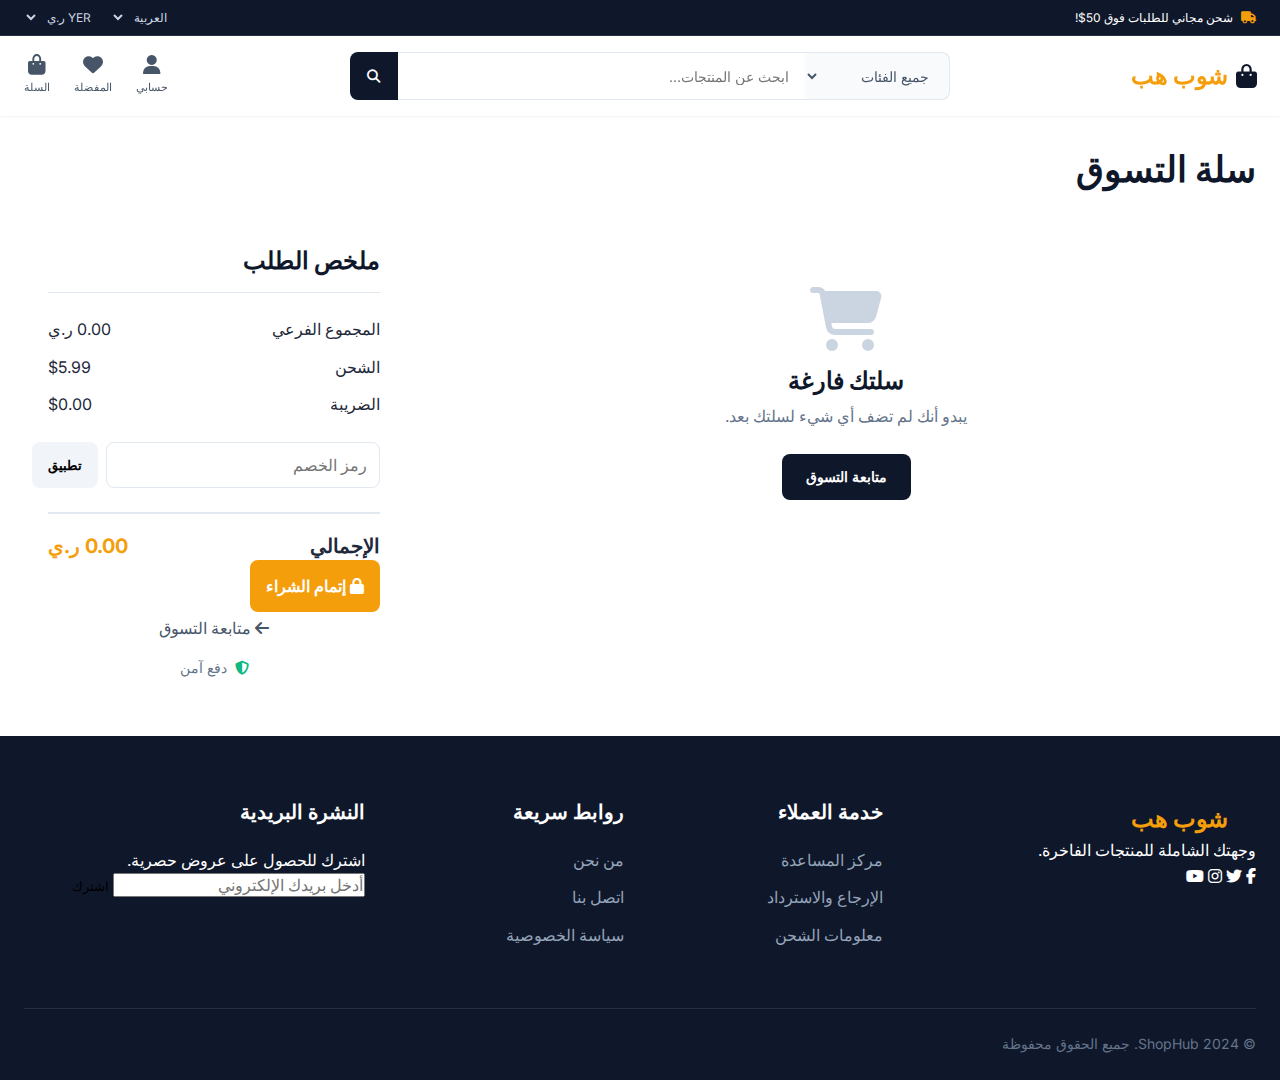
<file: cart.html>
<!DOCTYPE html>
<html lang="en" dir="ltr">

<head>
    <meta charset="UTF-8">
    <meta name="viewport" content="width=device-width, initial-scale=1.0">
    <meta name="description" content="Your shopping cart - Review your items and proceed to checkout.">
    <title>Shopping Cart - ShopHub</title>
    <link rel="preconnect" href="https://fonts.googleapis.com">
    <link rel="preconnect" href="https://fonts.gstatic.com" crossorigin>
    <link href="https://fonts.googleapis.com/css2?family=Inter:wght@300;400;500;600;700;800&display=swap"
        rel="stylesheet">
    <link rel="stylesheet" href="https://cdnjs.cloudflare.com/ajax/libs/font-awesome/6.4.0/css/all.min.css">
    <link rel="stylesheet" href="css/style.css">
    <style>
        .cart-page {
            padding: var(--spacing-8) 0;
            min-height: 60vh;
        }

        .cart-title {
            margin-bottom: var(--spacing-8);
        }

        .cart-layout {
            display: grid;
            grid-template-columns: 1fr 380px;
            gap: var(--spacing-8);
            align-items: start;
        }

        .cart-items {
            background: var(--color-white);
            border-radius: var(--radius-lg);
            overflow: hidden;
        }

        .cart-header {
            display: grid;
            grid-template-columns: 2fr 1fr 1fr 1fr auto;
            gap: var(--spacing-4);
            padding: var(--spacing-4) var(--spacing-6);
            background: var(--color-gray-50);
            font-weight: 600;
            font-size: var(--font-size-sm);
            color: var(--color-gray-600);
        }

        .cart-item {
            display: grid;
            grid-template-columns: 2fr 1fr 1fr 1fr auto;
            gap: var(--spacing-4);
            padding: var(--spacing-6);
            border-bottom: 1px solid var(--color-gray-100);
            align-items: center;
        }

        .cart-item:last-child {
            border-bottom: none;
        }

        .cart-item-info {
            display: flex;
            gap: var(--spacing-4);
            align-items: center;
        }

        .cart-item-image {
            width: 100px;
            height: 100px;
            border-radius: var(--radius-md);
            overflow: hidden;
            background: var(--color-gray-100);
            flex-shrink: 0;
        }

        .cart-item-image img {
            width: 100%;
            height: 100%;
            object-fit: cover;
        }

        .cart-item-details h4 {
            font-size: var(--font-size-base);
            margin-bottom: var(--spacing-1);
        }

        .cart-item-details h4 a:hover {
            color: var(--color-accent);
        }

        .cart-item-variant {
            font-size: var(--font-size-sm);
            color: var(--color-gray-500);
        }

        .cart-item-price {
            font-weight: 600;
            color: var(--color-primary);
        }

        .cart-item-quantity {
            display: flex;
            align-items: center;
            border: 1px solid var(--color-gray-200);
            border-radius: var(--radius-md);
            width: fit-content;
        }

        .cart-item-quantity button {
            width: 32px;
            height: 32px;
            display: flex;
            align-items: center;
            justify-content: center;
            background: transparent;
            color: var(--color-gray-600);
            transition: all var(--transition-fast);
        }

        .cart-item-quantity button:hover {
            background: var(--color-gray-100);
        }

        .cart-item-quantity span {
            width: 40px;
            text-align: center;
            font-weight: 600;
            border-left: 1px solid var(--color-gray-200);
            border-right: 1px solid var(--color-gray-200);
            padding: var(--spacing-2) 0;
        }

        .cart-item-subtotal {
            font-weight: 700;
            font-size: var(--font-size-lg);
            color: var(--color-primary);
        }

        .cart-item-remove {
            width: 36px;
            height: 36px;
            display: flex;
            align-items: center;
            justify-content: center;
            color: var(--color-gray-400);
            border-radius: 50%;
            transition: all var(--transition-fast);
        }

        .cart-item-remove:hover {
            background: var(--color-danger);
            color: var(--color-white);
        }

        .cart-empty {
            text-align: center;
            padding: var(--spacing-16);
        }

        .cart-empty i {
            font-size: 4rem;
            color: var(--color-gray-300);
            margin-bottom: var(--spacing-4);
        }

        .cart-empty h3 {
            margin-bottom: var(--spacing-2);
        }

        .cart-empty p {
            color: var(--color-gray-500);
            margin-bottom: var(--spacing-6);
        }

        .cart-summary {
            background: var(--color-white);
            border-radius: var(--radius-lg);
            padding: var(--spacing-6);
            position: sticky;
            top: 100px;
        }

        .cart-summary h3 {
            margin-bottom: var(--spacing-6);
            padding-bottom: var(--spacing-4);
            border-bottom: 1px solid var(--color-gray-200);
        }

        .summary-row {
            display: flex;
            justify-content: space-between;
            margin-bottom: var(--spacing-3);
            font-size: var(--font-size-base);
        }

        .summary-row.total {
            margin-top: var(--spacing-4);
            padding-top: var(--spacing-4);
            border-top: 2px solid var(--color-gray-200);
            font-size: var(--font-size-xl);
            font-weight: 700;
        }

        .summary-row.total span:last-child {
            color: var(--color-accent);
        }

        .coupon-form {
            display: flex;
            gap: var(--spacing-2);
            margin: var(--spacing-6) 0;
        }

        .coupon-form input {
            flex: 1;
            padding: var(--spacing-3);
            border: 1px solid var(--color-gray-200);
            border-radius: var(--radius-md);
        }

        .coupon-form button {
            padding: var(--spacing-3) var(--spacing-4);
            background: var(--color-gray-100);
            border-radius: var(--radius-md);
            font-weight: 600;
            transition: all var(--transition-fast);
        }

        .coupon-form button:hover {
            background: var(--color-gray-200);
        }

        .checkout-btn {
            width: 100%;
            padding: var(--spacing-4);
            background: var(--color-accent);
            color: var(--color-white);
            border-radius: var(--radius-md);
            font-size: var(--font-size-base);
            font-weight: 700;
            transition: all var(--transition-fast);
        }

        .checkout-btn:hover {
            background: var(--color-accent-hover);
            transform: translateY(-2px);
            box-shadow: var(--shadow-lg);
        }

        .continue-shopping {
            display: block;
            text-align: center;
            margin-top: var(--spacing-4);
            color: var(--color-gray-600);
        }

        .continue-shopping:hover {
            color: var(--color-accent);
        }

        .secure-checkout {
            display: flex;
            align-items: center;
            justify-content: center;
            gap: var(--spacing-2);
            margin-top: var(--spacing-4);
            font-size: var(--font-size-sm);
            color: var(--color-gray-500);
        }

        .secure-checkout i {
            color: var(--color-success);
        }

        @media (max-width: 1024px) {
            .cart-layout {
                grid-template-columns: 1fr;
            }

            .cart-summary {
                position: static;
            }
        }

        @media (max-width: 768px) {
            .cart-header {
                display: none;
            }

            .cart-item {
                grid-template-columns: 1fr;
                gap: var(--spacing-3);
            }

            .cart-item-info {
                flex-direction: column;
                text-align: center;
            }

            .cart-item-image {
                width: 120px;
                height: 120px;
            }

            .cart-item-price,
            .cart-item-subtotal {
                text-align: center;
            }

            .cart-item-quantity {
                margin: 0 auto;
            }
        }
    </style>
</head>

<body>
    <!-- Top Bar -->
    <div class="top-bar">
        <div class="container">
            <div class="top-bar-promo"><i class="fas fa-truck"></i><span data-translate="free_shipping">Free Shipping
                    on orders over $50!</span></div>
            <div class="top-bar-actions">
                <select id="language-select" aria-label="Language">
                    <option value="en">English</option>
                    <option value="ar">العربية</option>
                </select>
                <select id="currency-select" aria-label="Currency">
                    <option value="USD">USD $</option>
                    <option value="SAR">SAR ر.س</option>
                    <option value="YER">YER ر.ي</option>
                </select>
            </div>
        </div>
    </div>

    <!-- Header -->
    <header class="header">
        <div class="container">
            <a href="index.html" class="logo"><i class="fas fa-shopping-bag"></i> <span
                    data-translate="site_name">ShopHub</span></a>
            <div class="search-bar">
                <select>
                    <option value="" data-translate="all_categories">All Categories</option>
                    <option value="electronics" data-translate="electronics">Electronics</option>
                    <option value="fashion" data-translate="fashion">Fashion</option>
                    <option value="home" data-translate="home_garden">Home & Garden</option>
                    <option value="beauty" data-translate="beauty">Beauty</option>
                    <option value="sports" data-translate="sports">Sports</option>
                </select>
                <input type="text" placeholder="Search for products..." data-translate-placeholder="search_placeholder">
                <button type="button"><i class="fas fa-search"></i></button>
                <div class="search-autocomplete"></div>
            </div>
            <div class="header-actions">
                <a href="dashboard.html" class="header-action" data-translate-title="account" title="Account">
                    <i class="fas fa-user"></i>
                    <span class="header-action-label" data-translate="account">Account</span>
                </a>
                <a href="dashboard.html#wishlist" class="header-action" data-translate-title="wishlist"
                    title="Wishlist">
                    <i class="fas fa-heart"></i>
                    <span class="badge wishlist-badge" style="display:none;">0</span>
                    <span class="header-action-label" data-translate="wishlist">Wishlist</span>
                </a>
                <a href="cart.html" class="header-action" data-translate-title="cart" title="Cart">
                    <i class="fas fa-shopping-bag"></i>
                    <span class="badge cart-badge" style="display:none;">0</span>
                    <span class="header-action-label" data-translate="cart">Cart</span>
                </a>
            </div>
            <button class="mobile-menu-toggle"><i class="fas fa-bars"></i></button>
        </div>
    </header>

    <!-- Cart Page -->
    <main class="cart-page">
        <div class="container">
            <h1 class="cart-title" data-translate="shopping_cart">Shopping Cart</h1>

            <div class="cart-layout">
                <!-- Cart Items -->
                <div class="cart-items-container">
                    <div class="cart-items">
                        <div class="cart-header">
                            <span data-translate="product">Product</span>
                            <span data-translate="price">Price</span>
                            <span data-translate="quantity">Quantity</span>
                            <span data-translate="subtotal">Subtotal</span>
                            <span></span>
                        </div>
                        <!-- Items will be rendered by JS -->
                    </div>
                </div>

                <!-- Cart Summary -->
                <div class="cart-summary">
                    <h3 data-translate="order_summary">Order Summary</h3>

                    <div class="summary-row">
                        <span data-translate="subtotal">Subtotal</span>
                        <span class="cart-subtotal-value">$0.00</span>
                    </div>
                    <div class="summary-row">
                        <span data-translate="shipping">Shipping</span>
                        <span>$5.99</span>
                    </div>
                    <div class="summary-row">
                        <span data-translate="tax">Tax (estimated)</span>
                        <span>$0.00</span>
                    </div>

                    <form class="coupon-form">
                        <input type="text" placeholder="Coupon code" data-translate-placeholder="coupon_code">
                        <button type="submit" data-translate="apply">Apply</button>
                    </form>

                    <div class="summary-row total">
                        <span data-translate="total">Total</span>
                        <span class="cart-total-value">$5.99</span>
                    </div>

                    <a href="checkout.html" class="checkout-btn"><i class="fas fa-lock"></i> <span
                            data-translate="proceed_checkout">Proceed to Checkout</span></a>
                    <a href="shop.html" class="continue-shopping"><i class="fas fa-arrow-left"></i> <span
                            data-translate="continue_shopping">Continue Shopping</span></a>

                    <div class="secure-checkout">
                        <i class="fas fa-shield-alt"></i>
                        <span data-translate="secure_checkout">Secure SSL Checkout</span>
                    </div>
                </div>
            </div>
        </div>
    </main>

    <!-- Footer -->
    <footer class="footer">
        <div class="container">
            <div class="footer-grid">
                <div class="footer-about">
                    <a href="index.html" class="logo"><i class="fas fa-shopping-bag"></i> <span
                            data-translate="site_name">ShopHub</span></a>
                    <p data-translate="your_one_stop">Your one-stop destination for premium products.</p>
                    <div class="footer-social">
                        <a href="#"><i class="fab fa-facebook-f"></i></a>
                        <a href="#"><i class="fab fa-twitter"></i></a>
                        <a href="#"><i class="fab fa-instagram"></i></a>
                        <a href="#"><i class="fab fa-youtube"></i></a>
                    </div>
                </div>
                <div class="footer-column">
                    <h4 data-translate="customer_service">Customer Service</h4>
                    <ul>
                        <li><a href="contact.html" data-translate="help_center">Help Center</a></li>
                        <li><a href="faq.html" data-translate="returns_refunds">Returns & Refunds</a></li>
                        <li><a href="faq.html" data-translate="shipping_info">Shipping Info</a></li>
                    </ul>
                </div>
                <div class="footer-column">
                    <h4 data-translate="quick_links">Quick Links</h4>
                    <ul>
                        <li><a href="about.html" data-translate="about_us">About Us</a></li>
                        <li><a href="contact.html" data-translate="contact_us">Contact Us</a></li>
                        <li><a href="#" data-translate="privacy_policy">Privacy Policy</a></li>
                    </ul>
                </div>
                <div class="footer-column footer-newsletter">
                    <h4 data-translate="newsletter">Newsletter</h4>
                    <p data-translate="newsletter_desc">Subscribe for exclusive deals.</p>
                    <form class="newsletter-form">
                        <input type="email" placeholder="Enter your email" data-translate-placeholder="enter_email"
                            required>
                        <button type="submit" data-translate="subscribe">Subscribe</button>
                    </form>
                </div>
            </div>
            <div class="footer-bottom">
                <p class="footer-copyright">&copy; 2024 ShopHub. <span data-translate="all_rights">All rights
                        reserved.</span></p>
            </div>
        </div>
    </footer>

    <script src="js/translations.js"></script>
    <script src="js/main.js"></script>
</body>

</html>
</file>
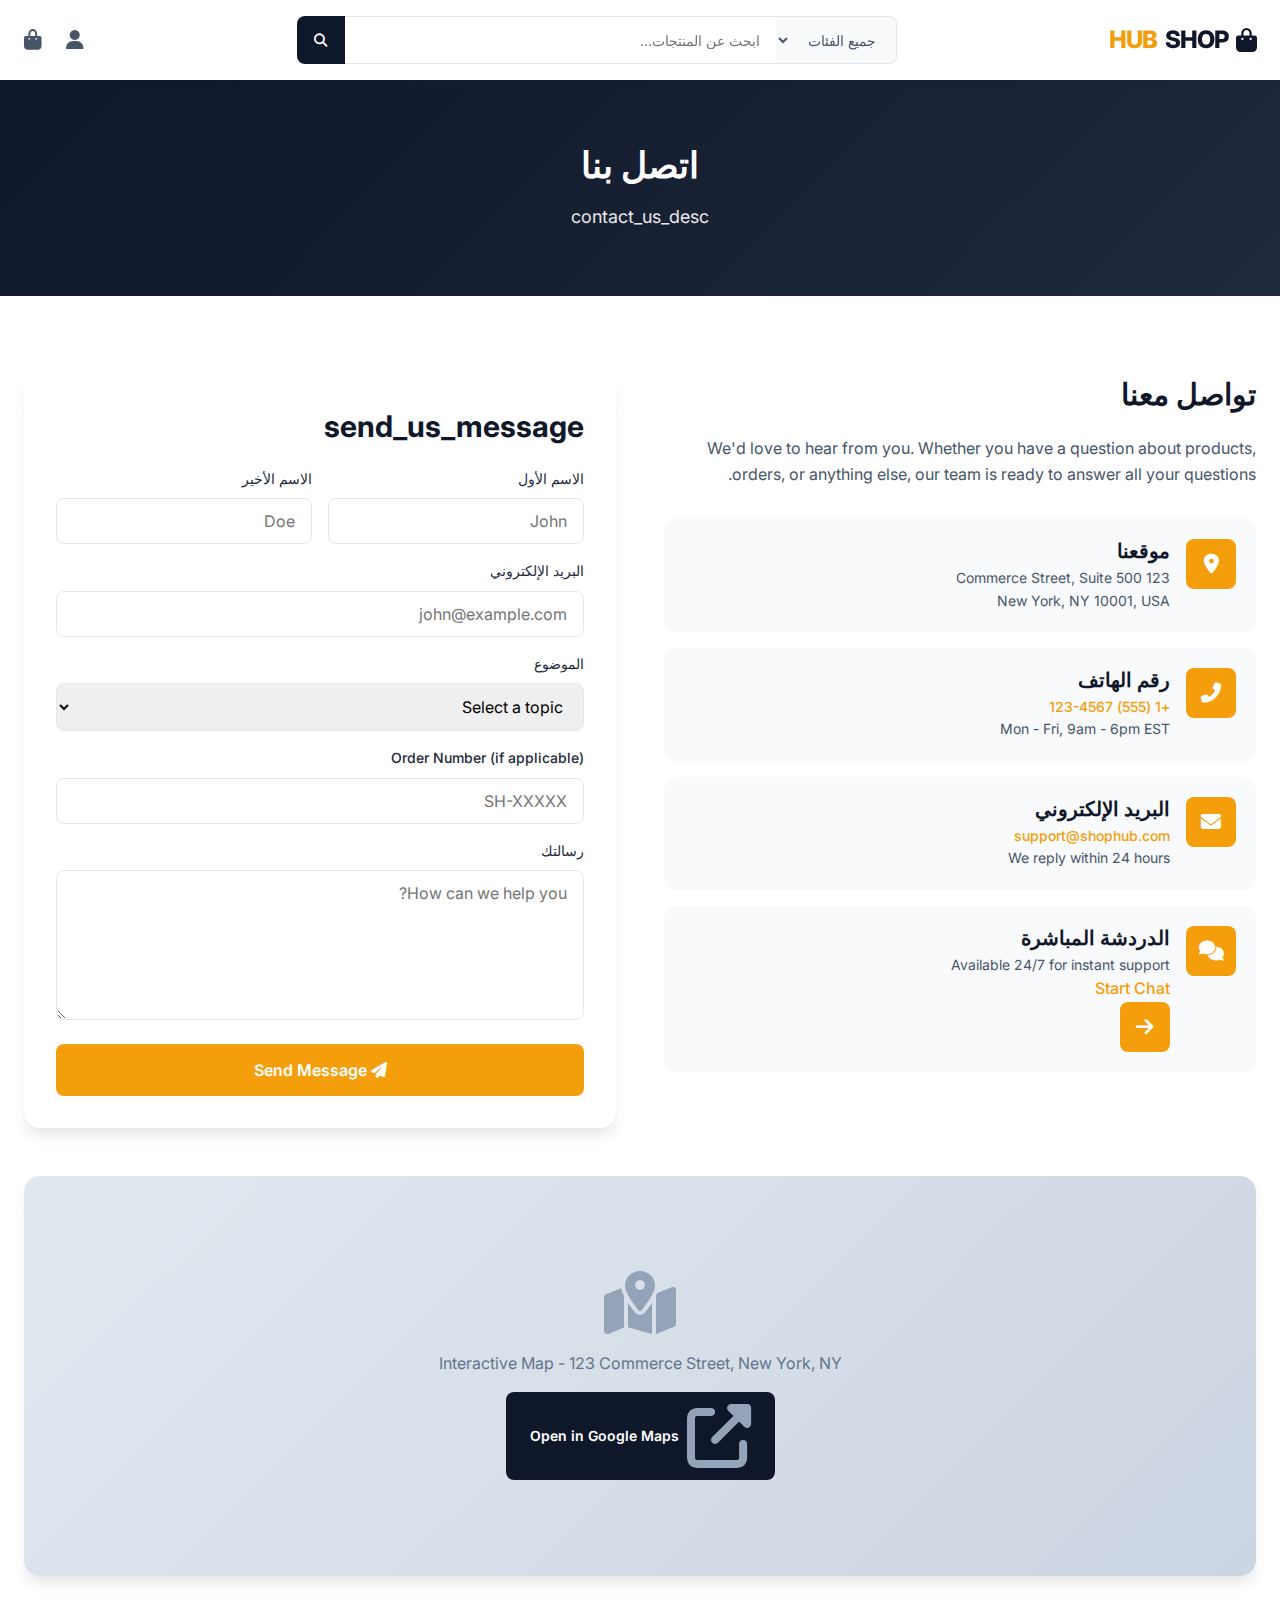
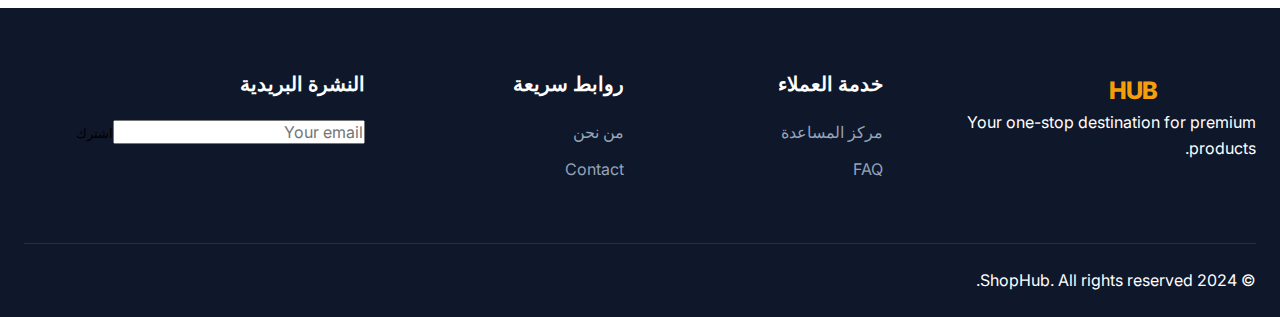
<file: contact.html>
<!DOCTYPE html>
<html lang="ar" dir="rtl">

<head>
    <meta charset="UTF-8">
    <meta name="viewport" content="width=device-width, initial-scale=1.0">
    <meta name="description" content="Contact ShopHub - We're here to help with any questions or concerns.">
    <title>Contact Us - ShopHub</title>
    <link rel="preconnect" href="https://fonts.googleapis.com">
    <link rel="preconnect" href="https://fonts.gstatic.com" crossorigin>
    <link href="https://fonts.googleapis.com/css2?family=Inter:wght@300;400;500;600;700;800&display=swap"
        rel="stylesheet">
    <link rel="stylesheet" href="https://cdnjs.cloudflare.com/ajax/libs/font-awesome/6.4.0/css/all.min.css">
    <link rel="stylesheet" href="css/style.css">
    <style>
        .contact-page {
            padding: var(--spacing-8) 0;
        }

        .page-hero {
            background: linear-gradient(135deg, var(--color-primary), var(--color-primary-light));
            color: white;
            padding: var(--spacing-16) 0;
            text-align: center;
            margin-bottom: var(--spacing-12);
        }

        .page-hero h1 {
            color: white;
            font-size: var(--font-size-4xl);
            margin-bottom: var(--spacing-4);
        }

        .page-hero p {
            font-size: var(--font-size-lg);
            opacity: 0.9;
            max-width: 600px;
            margin: 0 auto;
        }

        .contact-grid {
            display: grid;
            grid-template-columns: 1fr 1fr;
            gap: var(--spacing-12);
        }

        .contact-info h2 {
            margin-bottom: var(--spacing-6);
        }

        .contact-info p {
            color: var(--color-gray-600);
            margin-bottom: var(--spacing-8);
        }

        .contact-cards {
            display: flex;
            flex-direction: column;
            gap: var(--spacing-4);
        }

        .contact-card {
            display: flex;
            align-items: flex-start;
            gap: var(--spacing-4);
            padding: var(--spacing-5);
            background: var(--color-gray-50);
            border-radius: var(--radius-lg);
            transition: all var(--transition-fast);
        }

        .contact-card:hover {
            box-shadow: var(--shadow-md);
            transform: translateX(5px);
        }

        .contact-card i {
            width: 50px;
            height: 50px;
            background: var(--color-accent);
            color: white;
            border-radius: var(--radius-md);
            display: flex;
            align-items: center;
            justify-content: center;
            font-size: var(--font-size-xl);
            flex-shrink: 0;
        }

        .contact-card-content h4 {
            margin-bottom: var(--spacing-1);
        }

        .contact-card-content p {
            color: var(--color-gray-600);
            font-size: var(--font-size-sm);
            margin: 0;
        }

        .contact-card-content a {
            color: var(--color-accent);
            font-weight: 500;
        }

        .contact-form-wrapper {
            background: var(--color-white);
            border-radius: var(--radius-xl);
            padding: var(--spacing-8);
            box-shadow: var(--shadow-lg);
        }

        .contact-form-wrapper h2 {
            margin-bottom: var(--spacing-6);
        }

        .form-row {
            display: grid;
            grid-template-columns: 1fr 1fr;
            gap: var(--spacing-4);
        }

        .form-group {
            margin-bottom: var(--spacing-4);
        }

        .form-group label {
            display: block;
            font-weight: 500;
            margin-bottom: var(--spacing-2);
            font-size: var(--font-size-sm);
        }

        .form-group input,
        .form-group select,
        .form-group textarea {
            width: 100%;
            padding: var(--spacing-3) var(--spacing-4);
            border: 1px solid var(--color-gray-200);
            border-radius: var(--radius-md);
            font-size: var(--font-size-base);
            transition: all var(--transition-fast);
        }

        .form-group input:focus,
        .form-group select:focus,
        .form-group textarea:focus {
            border-color: var(--color-accent);
            outline: none;
            box-shadow: 0 0 0 3px rgba(255, 107, 53, 0.1);
        }

        .form-group textarea {
            min-height: 150px;
            resize: vertical;
        }

        .submit-btn {
            width: 100%;
            padding: var(--spacing-4);
            background: var(--color-accent);
            color: white;
            border-radius: var(--radius-md);
            font-weight: 600;
            font-size: var(--font-size-base);
            transition: all var(--transition-fast);
        }

        .submit-btn:hover {
            background: var(--color-accent-hover);
            transform: translateY(-2px);
            box-shadow: var(--shadow-lg);
        }

        .map-section {
            margin-top: var(--spacing-12);
            border-radius: var(--radius-xl);
            overflow: hidden;
            box-shadow: var(--shadow-lg);
        }

        .map-placeholder {
            height: 400px;
            background: linear-gradient(135deg, #e2e8f0, #cbd5e1);
            display: flex;
            align-items: center;
            justify-content: center;
            flex-direction: column;
            gap: var(--spacing-4);
            color: var(--color-gray-500);
        }

        .map-placeholder i {
            font-size: 4rem;
            color: var(--color-gray-400);
        }

        @media (max-width: 1024px) {
            .contact-grid {
                grid-template-columns: 1fr;
            }
        }

        @media (max-width: 768px) {
            .form-row {
                grid-template-columns: 1fr;
            }
        }
    </style>
</head>

<body>
    <!-- Header -->
    <header class="header">
        <div class="container">
            <a href="index.html" class="logo"><i class="fas fa-shopping-bag"></i> Shop<span
                    data-translate="hub">Hub</span></a>
            <div class="search-bar">
                <select>
                    <option value="" data-translate="all_categories">All Categories</option>
                </select>
                <input type="text" placeholder="Search..." data-translate-placeholder="search_placeholder">
                <button type="button"><i class="fas fa-search"></i></button>
            </div>
            <div class="header-actions">
                <a href="dashboard.html" class="header-action"><i class="fas fa-user"></i></a>
                <a href="cart.html" class="header-action"><i class="fas fa-shopping-bag"></i><span
                        class="badge cart-badge" style="display:none;">0</span></a>
            </div>
        </div>
    </header>

    <!-- Page Hero -->
    <section class="page-hero">
        <div class="container">
            <h1 data-translate="contact_us">Contact Us</h1>
            <p data-translate="contact_us_desc">Have questions or need assistance? We're here to help. Reach out to our
                team anytime.</p>
        </div>
    </section>

    <main class="contact-page">
        <div class="container">
            <div class="contact-grid">
                <!-- Contact Info -->
                <div class="contact-info">
                    <h2 data-translate="get_in_touch">Get in Touch</h2>
                    <p>We'd love to hear from you. Whether you have a question about products, orders, or anything else,
                        our team is ready to answer all your questions.</p>

                    <div class="contact-cards">
                        <div class="contact-card">
                            <i class="fas fa-map-marker-alt"></i>
                            <div class="contact-card-content">
                                <h4 data-translate="our_location">Our Location</h4>
                                <p>123 Commerce Street, Suite 500<br>New York, NY 10001, USA</p>
                            </div>
                        </div>
                        <div class="contact-card">
                            <i class="fas fa-phone-alt"></i>
                            <div class="contact-card-content">
                                <h4 data-translate="phone_number">Phone Number</h4>
                                <p><a href="tel:+15551234567">+1 (555) 123-4567</a></p>
                                <p>Mon - Fri, 9am - 6pm EST</p>
                            </div>
                        </div>
                        <div class="contact-card">
                            <i class="fas fa-envelope"></i>
                            <div class="contact-card-content">
                                <h4 data-translate="email_address">Email Address</h4>
                                <p><a href="mailto:support@shophub.com">support@shophub.com</a></p>
                                <p>We reply within 24 hours</p>
                            </div>
                        </div>
                        <div class="contact-card">
                            <i class="fas fa-comments"></i>
                            <div class="contact-card-content">
                                <h4 data-translate="live_chat">Live Chat</h4>
                                <p>Available 24/7 for instant support</p>
                                <a href="#">Start Chat <i class="fas fa-arrow-right"></i></a>
                            </div>
                        </div>
                    </div>
                </div>

                <!-- Contact Form -->
                <div class="contact-form-wrapper">
                    <h2 data-translate="send_us_message">Send us a Message</h2>
                    <form data-validate>
                        <div class="form-row">
                            <div class="form-group">
                                <label data-translate="first_name">First Name *</label>
                                <input type="text" name="firstName" required placeholder="John">
                            </div>
                            <div class="form-group">
                                <label data-translate="last_name">Last Name *</label>
                                <input type="text" name="lastName" required placeholder="Doe">
                            </div>
                        </div>
                        <div class="form-group">
                            <label data-translate="email_address">Email Address *</label>
                            <input type="email" name="email" required placeholder="john@example.com">
                        </div>
                        <div class="form-group">
                            <label data-translate="subject">Subject *</label>
                            <select name="subject" required>
                                <option value="">Select a topic</option>
                                <option value="order">Order Inquiry</option>
                                <option value="product">Product Question</option>
                                <option value="return">Returns & Refunds</option>
                                <option value="shipping">Shipping Information</option>
                                <option value="other">Other</option>
                            </select>
                        </div>
                        <div class="form-group">
                            <label>Order Number (if applicable)</label>
                            <input type="text" name="orderNumber" placeholder="SH-XXXXX">
                        </div>
                        <div class="form-group">
                            <label data-translate="your_message">Your Message *</label>
                            <textarea name="message" required placeholder="How can we help you?"></textarea>
                        </div>
                        <button type="submit" class="submit-btn"><i class="fas fa-paper-plane"></i> Send
                            Message</button>
                    </form>
                </div>
            </div>

            <!-- Map Section -->
            <div class="map-section">
                <div class="map-placeholder">
                    <i class="fas fa-map-marked-alt"></i>
                    <p>Interactive Map - 123 Commerce Street, New York, NY</p>
                    <a href="https://maps.google.com" target="_blank" class="btn btn-primary btn-sm"><i
                            class="fas fa-external-link-alt"></i> Open in Google Maps</a>
                </div>
            </div>
        </div>
    </main>

    <!-- Footer -->
    <footer class="footer">
        <div class="container">
            <div class="footer-grid">
                <div class="footer-about">
                    <a href="index.html" class="logo"><i class="fas fa-shopping-bag"></i> Shop<span>Hub</span></a>
                    <p>Your one-stop destination for premium products.</p>
                </div>
                <div class="footer-column">
                    <h4 data-translate="customer_service">Customer Service</h4>
                    <ul>
                        <li><a href="contact.html" data-translate="help_center">Help Center</a></li>
                        <li><a href="faq.html">FAQ</a></li>
                    </ul>
                </div>
                <div class="footer-column">
                    <h4 data-translate="quick_links">Quick Links</h4>
                    <ul>
                        <li><a href="about.html" data-translate="about_us">About Us</a></li>
                        <li><a href="contact.html">Contact</a></li>
                    </ul>
                </div>
                <div class="footer-column">
                    <h4 data-translate="newsletter">Newsletter</h4>
                    <form class="newsletter-form"><input type="email" placeholder="Your email"><button
                            data-translate="subscribe">Subscribe</button></form>
                </div>
            </div>
            <div class="footer-bottom">
                <p>&copy; 2024 ShopHub. All rights reserved.</p>
            </div>
        </div>
    </footer>

    <script src="js/translations.js"></script>
    <script src="js/main.js"></script>
</body>

</html>
</file>
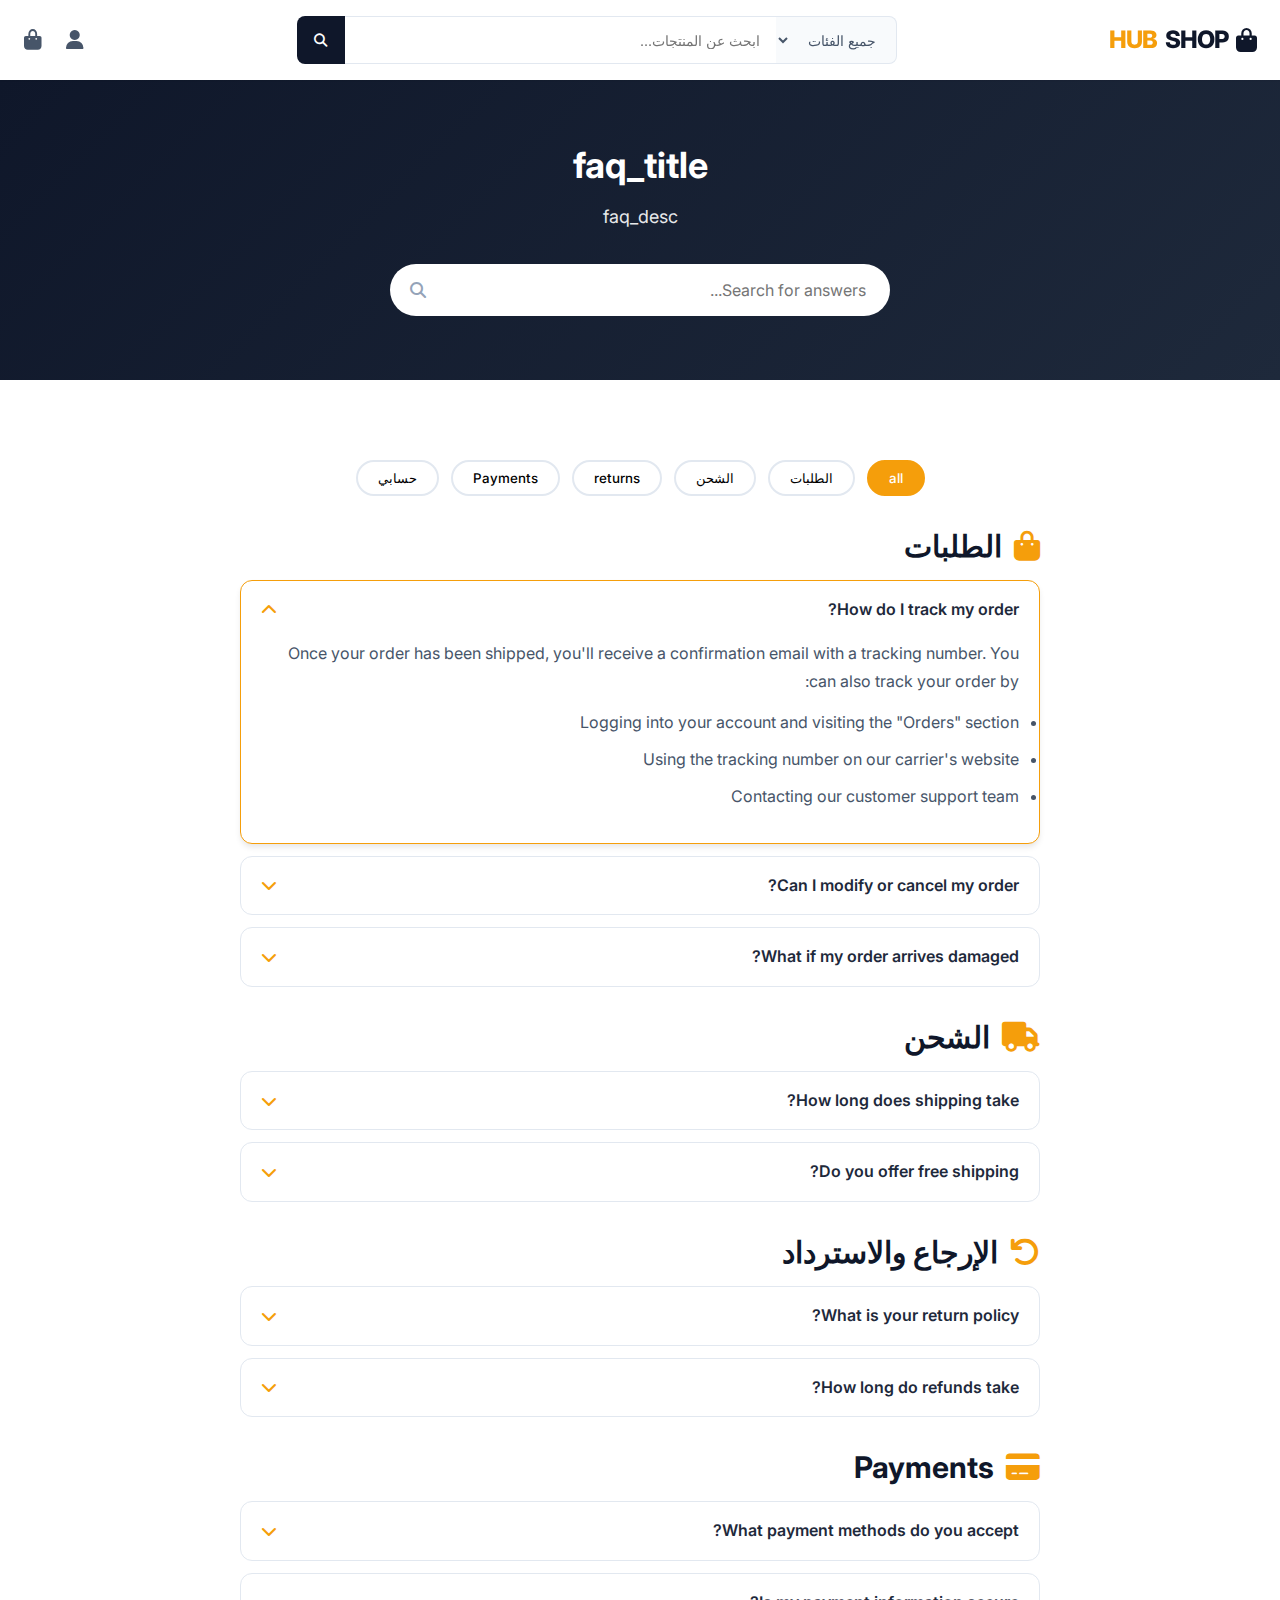
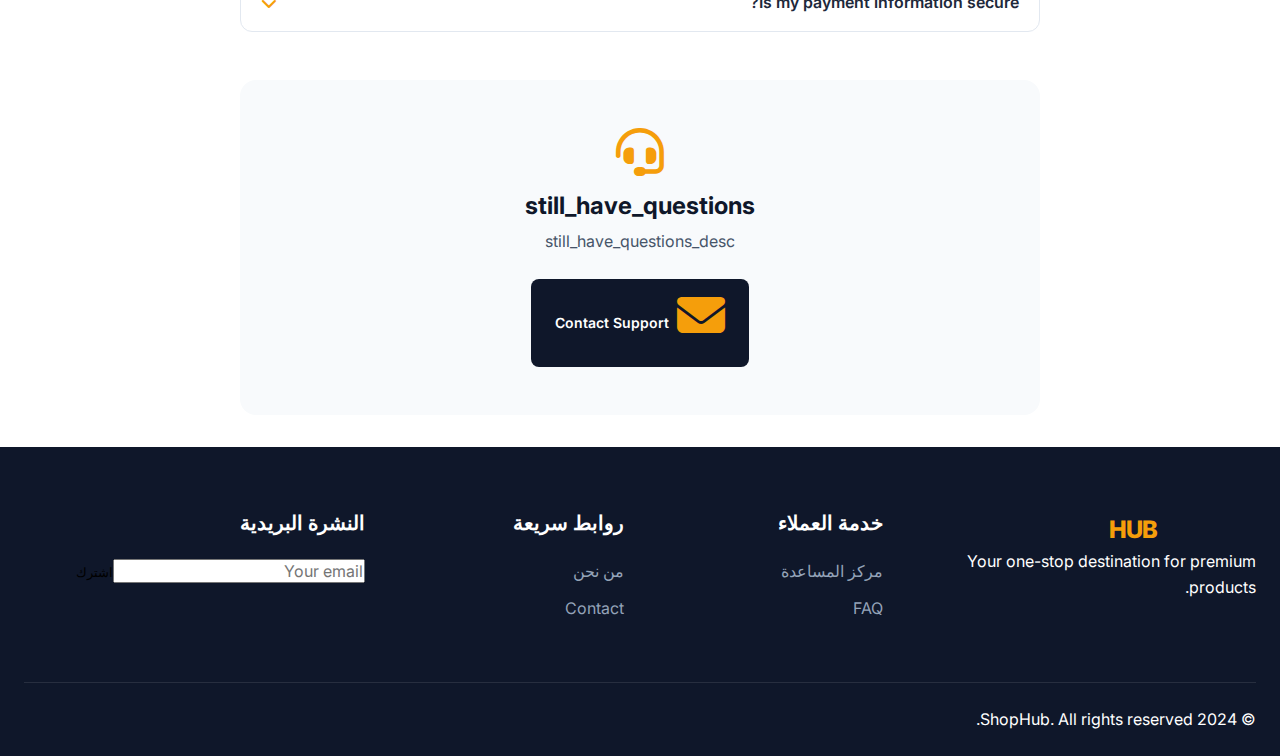
<file: faq.html>
<!DOCTYPE html>
<html lang="ar" dir="rtl">

<head>
    <meta charset="UTF-8">
    <meta name="viewport" content="width=device-width, initial-scale=1.0">
    <meta name="description" content="Frequently Asked Questions - Find answers to common questions about ShopHub.">
    <title>FAQ - ShopHub</title>
    <link rel="preconnect" href="https://fonts.googleapis.com">
    <link rel="preconnect" href="https://fonts.gstatic.com" crossorigin>
    <link href="https://fonts.googleapis.com/css2?family=Inter:wght@300;400;500;600;700;800&display=swap"
        rel="stylesheet">
    <link rel="stylesheet" href="https://cdnjs.cloudflare.com/ajax/libs/font-awesome/6.4.0/css/all.min.css">
    <link rel="stylesheet" href="css/style.css">
    <style>
        .faq-page {
            padding: var(--spacing-8) 0;
        }

        .page-hero {
            background: linear-gradient(135deg, var(--color-primary), var(--color-primary-light));
            color: white;
            padding: var(--spacing-16) 0;
            text-align: center;
            margin-bottom: var(--spacing-12);
        }

        .page-hero h1 {
            color: white;
            font-size: var(--font-size-4xl);
            margin-bottom: var(--spacing-4);
        }

        .page-hero p {
            font-size: var(--font-size-lg);
            opacity: 0.9;
            max-width: 600px;
            margin: 0 auto;
        }

        .faq-search {
            max-width: 500px;
            margin: var(--spacing-8) auto 0;
            position: relative;
        }

        .faq-search input {
            width: 100%;
            padding: var(--spacing-4) var(--spacing-6);
            padding-left: 50px;
            border: none;
            border-radius: var(--radius-full);
            font-size: var(--font-size-base);
        }

        .faq-search i {
            position: absolute;
            left: var(--spacing-5);
            top: 50%;
            transform: translateY(-50%);
            color: var(--color-gray-400);
        }

        .faq-categories {
            display: flex;
            justify-content: center;
            gap: var(--spacing-3);
            margin-bottom: var(--spacing-8);
            flex-wrap: wrap;
        }

        .faq-category {
            padding: var(--spacing-2) var(--spacing-5);
            background: var(--color-white);
            border: 2px solid var(--color-gray-200);
            border-radius: var(--radius-full);
            font-weight: 500;
            transition: all var(--transition-fast);
        }

        .faq-category:hover,
        .faq-category.active {
            border-color: var(--color-accent);
            background: var(--color-accent);
            color: white;
        }

        .faq-content {
            max-width: 800px;
            margin: 0 auto;
        }

        .faq-section {
            margin-bottom: var(--spacing-8);
        }

        .faq-section h2 {
            display: flex;
            align-items: center;
            gap: var(--spacing-3);
            margin-bottom: var(--spacing-4);
            color: var(--color-primary);
        }

        .faq-section h2 i {
            color: var(--color-accent);
        }

        .accordion {
            display: flex;
            flex-direction: column;
            gap: var(--spacing-3);
        }

        .accordion-item {
            background: var(--color-white);
            border: 1px solid var(--color-gray-200);
            border-radius: var(--radius-lg);
            overflow: hidden;
            transition: all var(--transition-fast);
        }

        .accordion-item:hover {
            border-color: var(--color-gray-300);
        }

        .accordion-item.active {
            border-color: var(--color-accent);
            box-shadow: var(--shadow-md);
        }

        .accordion-header {
            display: flex;
            justify-content: space-between;
            align-items: center;
            padding: var(--spacing-4) var(--spacing-5);
            cursor: pointer;
            font-weight: 600;
        }

        .accordion-header i {
            color: var(--color-accent);
            transition: transform var(--transition-fast);
        }

        .accordion-item.active .accordion-header i {
            transform: rotate(180deg);
        }

        .accordion-content {
            max-height: 0;
            overflow: hidden;
            transition: max-height var(--transition-base);
        }

        .accordion-item.active .accordion-content {
            max-height: 500px;
        }

        .accordion-content-inner {
            padding: 0 var(--spacing-5) var(--spacing-5);
            color: var(--color-gray-600);
            line-height: 1.8;
        }

        .accordion-content-inner ul {
            margin: var(--spacing-3) 0;
            padding-left: var(--spacing-5);
        }

        .accordion-content-inner ul li {
            margin-bottom: var(--spacing-2);
            list-style: disc;
        }

        .still-questions {
            text-align: center;
            padding: var(--spacing-12);
            background: var(--color-gray-50);
            border-radius: var(--radius-xl);
            margin-top: var(--spacing-12);
        }

        .still-questions i {
            font-size: 3rem;
            color: var(--color-accent);
            margin-bottom: var(--spacing-4);
        }

        .still-questions h3 {
            margin-bottom: var(--spacing-2);
        }

        .still-questions p {
            color: var(--color-gray-600);
            margin-bottom: var(--spacing-6);
        }

        @media (max-width: 768px) {
            .faq-categories {
                justify-content: flex-start;
                overflow-x: auto;
                flex-wrap: nowrap;
            }
        }
    </style>
</head>

<body>
    <!-- Header -->
    <header class="header">
        <div class="container">
            <a href="index.html" class="logo"><i class="fas fa-shopping-bag"></i> Shop<span
                    data-translate="hub">Hub</span></a>
            <div class="search-bar">
                <select>
                    <option value="" data-translate="all_categories">All Categories</option>
                </select>
                <input type="text" placeholder="Search..." data-translate-placeholder="search_placeholder">
                <button type="button"><i class="fas fa-search"></i></button>
            </div>
            <div class="header-actions">
                <a href="dashboard.html" class="header-action"><i class="fas fa-user"></i></a>
                <a href="cart.html" class="header-action"><i class="fas fa-shopping-bag"></i><span
                        class="badge cart-badge" style="display:none;">0</span></a>
            </div>
        </div>
    </header>

    <!-- Page Hero -->
    <section class="page-hero">
        <div class="container">
            <h1 data-translate="faq_title">Frequently Asked Questions</h1>
            <p data-translate="faq_desc">Find answers to the most common questions about shopping with ShopHub.</p>
            <div class="faq-search">
                <i class="fas fa-search"></i>
                <input type="text" placeholder="Search for answers...">
            </div>
        </div>
    </section>

    <main class="faq-page">
        <div class="container">
            <!-- Categories -->
            <div class="faq-categories">
                <button class="faq-category active" data-translate="all">All</button>
                <button class="faq-category" data-translate="orders">Orders</button>
                <button class="faq-category" data-translate="shipping">Shipping</button>
                <button class="faq-category" data-translate="returns">Returns</button>
                <button class="faq-category" data-translate="payments">Payments</button>
                <button class="faq-category" data-translate="account">Account</button>
            </div>

            <div class="faq-content">
                <!-- Orders Section -->
                <section class="faq-section">
                    <h2><i class="fas fa-shopping-bag"></i> <span data-translate="orders">Orders</span></h2>
                    <div class="accordion">
                        <div class="accordion-item active">
                            <div class="accordion-header">
                                <span>How do I track my order?</span>
                                <i class="fas fa-chevron-down"></i>
                            </div>
                            <div class="accordion-content">
                                <div class="accordion-content-inner">
                                    <p>Once your order has been shipped, you'll receive a confirmation email with a
                                        tracking number. You can also track your order by:</p>
                                    <ul>
                                        <li>Logging into your account and visiting the "Orders" section</li>
                                        <li>Using the tracking number on our carrier's website</li>
                                        <li>Contacting our customer support team</li>
                                    </ul>
                                </div>
                            </div>
                        </div>
                        <div class="accordion-item">
                            <div class="accordion-header">
                                <span>Can I modify or cancel my order?</span>
                                <i class="fas fa-chevron-down"></i>
                            </div>
                            <div class="accordion-content">
                                <div class="accordion-content-inner">
                                    <p>You can modify or cancel your order within 1 hour of placing it, before it enters
                                        processing. After that, please contact our customer support team immediately.
                                        We'll do our best to accommodate your request, but we cannot guarantee changes
                                        once the order is being fulfilled.</p>
                                </div>
                            </div>
                        </div>
                        <div class="accordion-item">
                            <div class="accordion-header">
                                <span>What if my order arrives damaged?</span>
                                <i class="fas fa-chevron-down"></i>
                            </div>
                            <div class="accordion-content">
                                <div class="accordion-content-inner">
                                    <p>We're sorry to hear that! Please contact us within 48 hours of delivery with
                                        photos of the damaged item and packaging. We'll arrange for a replacement or
                                        full refund at no additional cost to you.</p>
                                </div>
                            </div>
                        </div>
                    </div>
                </section>

                <!-- Shipping Section -->
                <section class="faq-section">
                    <h2><i class="fas fa-truck"></i> <span data-translate="shipping">Shipping</span></h2>
                    <div class="accordion">
                        <div class="accordion-item">
                            <div class="accordion-header">
                                <span>How long does shipping take?</span>
                                <i class="fas fa-chevron-down"></i>
                            </div>
                            <div class="accordion-content">
                                <div class="accordion-content-inner">
                                    <p>Shipping times depend on your location and chosen shipping method:</p>
                                    <ul>
                                        <li><strong>Standard Shipping:</strong> 5-7 business days</li>
                                        <li><strong>Express Shipping:</strong> 2-3 business days</li>
                                        <li><strong>Overnight Shipping:</strong> Next business day</li>
                                    </ul>
                                    <p>Processing time is typically 1-2 business days before shipping.</p>
                                </div>
                            </div>
                        </div>
                        <div class="accordion-item">
                            <div class="accordion-header">
                                <span>Do you offer free shipping?</span>
                                <i class="fas fa-chevron-down"></i>
                            </div>
                            <div class="accordion-content">
                                <div class="accordion-content-inner">
                                    <p>Yes! We offer free standard shipping on all orders over $50 within the
                                        continental United States. International orders may have different thresholds
                                        depending on the destination.</p>
                                </div>
                            </div>
                        </div>
                    </div>
                </section>

                <!-- Returns Section -->
                <section class="faq-section">
                    <h2><i class="fas fa-undo"></i> <span data-translate="returns_refunds">Returns & Refunds</span></h2>
                    <div class="accordion">
                        <div class="accordion-item">
                            <div class="accordion-header">
                                <span>What is your return policy?</span>
                                <i class="fas fa-chevron-down"></i>
                            </div>
                            <div class="accordion-content">
                                <div class="accordion-content-inner">
                                    <p>We offer a 30-day return policy for most items. Products must be returned in
                                        their original condition, unworn/unused, with all tags attached and in original
                                        packaging. Some items like intimates and final sale items are not eligible for
                                        returns.</p>
                                </div>
                            </div>
                        </div>
                        <div class="accordion-item">
                            <div class="accordion-header">
                                <span>How long do refunds take?</span>
                                <i class="fas fa-chevron-down"></i>
                            </div>
                            <div class="accordion-content">
                                <div class="accordion-content-inner">
                                    <p>Once we receive your return, please allow 3-5 business days for inspection and
                                        processing. Refunds will be credited to your original payment method within 5-10
                                        business days after approval.</p>
                                </div>
                            </div>
                        </div>
                    </div>
                </section>

                <!-- Payments Section -->
                <section class="faq-section">
                    <h2><i class="fas fa-credit-card"></i> <span data-translate="payments">Payments</span></h2>
                    <div class="accordion">
                        <div class="accordion-item">
                            <div class="accordion-header">
                                <span>What payment methods do you accept?</span>
                                <i class="fas fa-chevron-down"></i>
                            </div>
                            <div class="accordion-content">
                                <div class="accordion-content-inner">
                                    <p>We accept a variety of payment methods:</p>
                                    <ul>
                                        <li>Credit/Debit Cards (Visa, Mastercard, American Express, Discover)</li>
                                        <li>PayPal</li>
                                        <li>Apple Pay & Google Pay</li>
                                        <li>Cash on Delivery (select areas)</li>
                                    </ul>
                                </div>
                            </div>
                        </div>
                        <div class="accordion-item">
                            <div class="accordion-header">
                                <span>Is my payment information secure?</span>
                                <i class="fas fa-chevron-down"></i>
                            </div>
                            <div class="accordion-content">
                                <div class="accordion-content-inner">
                                    <p>Absolutely! We use industry-standard SSL encryption to protect your data. We're
                                        PCI-DSS compliant and never store your full credit card information on our
                                        servers. Your security is our top priority.</p>
                                </div>
                            </div>
                        </div>
                    </div>
                </section>

                <!-- Still Have Questions -->
                <div class="still-questions">
                    <i class="fas fa-headset"></i>
                    <h3 data-translate="still_have_questions">Still have questions?</h3>
                    <p data-translate="still_have_questions_desc">Can't find the answer you're looking for? Our support
                        team is here to help.</p>
                    <a href="contact.html" class="btn btn-primary btn-lg"><i class="fas fa-envelope"></i> Contact
                        Support</a>
                </div>
            </div>
        </div>
    </main>

    <!-- Footer -->
    <footer class="footer">
        <div class="container">
            <div class="footer-grid">
                <div class="footer-about">
                    <a href="index.html" class="logo"><i class="fas fa-shopping-bag"></i> Shop<span>Hub</span></a>
                    <p>Your one-stop destination for premium products.</p>
                </div>
                <div class="footer-column">
                    <h4 data-translate="customer_service">Customer Service</h4>
                    <ul>
                        <li><a href="contact.html" data-translate="help_center">Help Center</a></li>
                        <li><a href="faq.html">FAQ</a></li>
                    </ul>
                </div>
                <div class="footer-column">
                    <h4 data-translate="quick_links">Quick Links</h4>
                    <ul>
                        <li><a href="about.html" data-translate="about_us">About Us</a></li>
                        <li><a href="contact.html">Contact</a></li>
                    </ul>
                </div>
                <div class="footer-column">
                    <h4 data-translate="newsletter">Newsletter</h4>
                    <form class="newsletter-form"><input type="email" placeholder="Your email"><button
                            data-translate="subscribe">Subscribe</button></form>
                </div>
            </div>
            <div class="footer-bottom">
                <p>&copy; 2024 ShopHub. All rights reserved.</p>
            </div>
        </div>
    </footer>

    <script src="js/translations.js"></script>
    <script src="js/main.js"></script>
</body>

</html>
</file>
<file: css/style.css>
/* ============================================
   E-COMMERCE DESIGN SYSTEM
   ============================================ */

/* CSS Custom Properties */
:root {
  /* Colors - Premium Palette */
  --color-primary: #0f172a;
  /* Darker, richer blue */
  --color-primary-light: #1e293b;
  --color-accent: #f59e0b;
  /* Gold/Amber for premium feel */
  --color-accent-hover: #d97706;
  --color-success: #10b981;
  --color-warning: #f59e0b;
  --color-danger: #ef4444;
  --color-info: #3b82f6;

  /* Neutrals */
  --color-white: #ffffff;
  --color-gray-50: #f8fafc;
  --color-gray-100: #f1f5f9;
  --color-gray-200: #e2e8f0;
  --color-gray-300: #cbd5e1;
  --color-gray-400: #94a3b8;
  --color-gray-500: #64748b;
  --color-gray-600: #475569;
  --color-gray-700: #334155;
  --color-gray-800: #1e293b;
  --color-gray-900: #0f172a;

  /* Typography */
  --font-family: 'Inter', -apple-system, BlinkMacSystemFont, sans-serif;
  --font-size-xs: 0.75rem;
  --font-size-sm: 0.875rem;
  --font-size-base: 1rem;
  --font-size-lg: 1.125rem;
  --font-size-xl: 1.25rem;
  --font-size-2xl: 1.5rem;
  --font-size-3xl: 1.875rem;
  --font-size-4xl: 2.25rem;
  --font-size-5xl: 3rem;

  /* Spacing */
  --spacing-1: 0.25rem;
  --spacing-2: 0.5rem;
  --spacing-3: 0.75rem;
  --spacing-4: 1rem;
  --spacing-5: 1.25rem;
  --spacing-6: 1.5rem;
  --spacing-8: 2rem;
  --spacing-10: 2.5rem;
  --spacing-12: 3rem;
  --spacing-16: 4rem;
  --spacing-20: 5rem;

  /* Border Radius */
  --radius-sm: 4px;
  --radius-md: 8px;
  --radius-lg: 12px;
  --radius-xl: 16px;
  --radius-full: 9999px;

  /* Shadows */
  --shadow-sm: 0 1px 2px rgba(0, 0, 0, 0.05);
  --shadow-md: 0 4px 6px -1px rgba(0, 0, 0, 0.1);
  --shadow-lg: 0 10px 15px -3px rgba(0, 0, 0, 0.1);
  --shadow-xl: 0 20px 25px -5px rgba(0, 0, 0, 0.1);

  /* Transitions */
  --transition-fast: 150ms ease;
  --transition-base: 250ms ease;
  --transition-slow: 350ms ease;

  /* Container */
  --container-max: 1440px;
  --container-padding: 1.5rem;
}

/* Reset & Base */
*,
*::before,
*::after {
  box-sizing: border-box;
  margin: 0;
  padding: 0;
}

html {
  scroll-behavior: smooth;
  -webkit-text-size-adjust: 100%;
}

body {
  font-family: var(--font-family);
  font-size: var(--font-size-base);
  line-height: 1.6;
  color: var(--color-gray-800);
  background-color: var(--color-white);
  -webkit-font-smoothing: antialiased;
}

img,
video {
  max-width: 100%;
  height: auto;
  display: block;
}

a {
  color: inherit;
  text-decoration: none;
  transition: color var(--transition-fast);
}

button {
  font-family: inherit;
  cursor: pointer;
  border: none;
  background: none;
}

input,
select,
textarea {
  font-family: inherit;
  font-size: inherit;
}

ul,
ol {
  list-style: none;
}

/* Container */
.container {
  width: 100%;
  max-width: var(--container-max);
  margin: 0 auto;
  padding: 0 var(--container-padding);
}

/* Typography */
h1,
h2,
h3,
h4,
h5,
h6 {
  font-weight: 700;
  line-height: 1.2;
  color: var(--color-gray-900);
}

h1 {
  font-size: var(--font-size-4xl);
}

h2 {
  font-size: var(--font-size-3xl);
}

h3 {
  font-size: var(--font-size-2xl);
}

h4 {
  font-size: var(--font-size-xl);
}

h5 {
  font-size: var(--font-size-lg);
}

h6 {
  font-size: var(--font-size-base);
}

/* Buttons */
.btn {
  display: inline-flex;
  align-items: center;
  justify-content: center;
  gap: var(--spacing-2);
  padding: var(--spacing-3) var(--spacing-6);
  font-size: var(--font-size-sm);
  font-weight: 600;
  border-radius: var(--radius-md);
  transition: all var(--transition-fast);
  white-space: nowrap;
}

.btn-primary {
  background: var(--color-primary);
  color: var(--color-white);
}

.btn-primary:hover {
  background: var(--color-primary-light);
  transform: translateY(-2px);
  box-shadow: var(--shadow-lg);
}

.btn-white {
  background: var(--color-white);
  color: var(--color-primary);
}

.btn-white:hover {
  background: var(--color-gray-100);
}

/* ============================================
   TOP BAR
   ============================================ */
.top-bar {
  background: var(--color-gray-900);
  color: var(--color-white);
  padding: var(--spacing-2) 0;
  font-size: var(--font-size-xs);
  border-bottom: 1px solid rgba(255, 255, 255, 0.1);
  position: relative;
  z-index: 1001;
  /* Ensure it's above header if needed */
}

.top-bar .container {
  display: flex;
  justify-content: space-between;
  align-items: center;
}

.top-bar-promo {
  display: flex;
  align-items: center;
  gap: var(--spacing-2);
}

.top-bar-promo i {
  color: var(--color-accent);
}

.top-bar-actions {
  display: flex;
  align-items: center;
  gap: var(--spacing-4);
}

.top-bar-actions select {
  background: transparent;
  border: none;
  color: var(--color-gray-300);
  cursor: pointer;
  padding: 0;
  font-size: var(--font-size-xs);
}

.top-bar-actions select:hover {
  color: var(--color-white);
}

.top-bar-actions select option {
  background: var(--color-gray-900);
  color: var(--color-white);
}

/* ============================================
   HEADER
   ============================================ */
.header {
  background: var(--color-white);
  box-shadow: var(--shadow-sm);
  position: sticky;
  top: 0;
  z-index: 1000;
  padding: var(--spacing-4) 0;
}

.header .container {
  display: flex;
  align-items: center;
  justify-content: space-between;
  gap: var(--spacing-8);
}

.logo {
  font-size: var(--font-size-2xl);
  font-weight: 800;
  color: var(--color-primary);
  display: flex;
  align-items: center;
  gap: var(--spacing-2);
  text-transform: uppercase;
  letter-spacing: -1px;
}

.logo span {
  color: var(--color-accent);
}

/* Search Bar */
.search-bar {
  flex: 1;
  max-width: 600px;
  display: flex;
  position: relative;
}

.search-bar select {
  padding: 0 var(--spacing-4);
  border: 1px solid var(--color-gray-200);
  border-right: none;
  border-radius: var(--radius-md) 0 0 var(--radius-md);
  background: var(--color-gray-50);
  color: var(--color-gray-600);
  font-size: var(--font-size-sm);
  cursor: pointer;
  height: 48px;
}

.search-bar input {
  flex: 1;
  padding: 0 var(--spacing-4);
  border: 1px solid var(--color-gray-200);
  border-left: none;
  border-right: none;
  outline: none;
  font-size: var(--font-size-sm);
  height: 48px;
}

.search-bar input:focus {
  border-color: var(--color-primary);
}

.search-bar button {
  width: 48px;
  height: 48px;
  background: var(--color-primary);
  color: var(--color-white);
  border-radius: 0 var(--radius-md) var(--radius-md) 0;
  transition: background var(--transition-fast);
}

.search-bar button:hover {
  background: var(--color-primary-light);
}

/* Search Autocomplete */
.search-autocomplete {
  position: absolute;
  top: 100%;
  left: 0;
  right: 0;
  background: var(--color-white);
  border: 1px solid var(--color-gray-200);
  border-radius: var(--radius-md);
  box-shadow: var(--shadow-lg);
  display: none;
  z-index: 100;
  max-height: 400px;
  overflow-y: auto;
  margin-top: var(--spacing-2);
}

.search-autocomplete.active {
  display: block;
}

.search-autocomplete-item {
  display: flex;
  align-items: center;
  gap: var(--spacing-3);
  padding: var(--spacing-3) var(--spacing-4);
  cursor: pointer;
  transition: background var(--transition-fast);
}

.search-autocomplete-item:hover {
  background: var(--color-gray-50);
}

.search-autocomplete-item img {
  width: 40px;
  height: 40px;
  object-fit: cover;
  border-radius: var(--radius-sm);
}

/* Header Actions */
.header-actions {
  display: flex;
  align-items: center;
  gap: var(--spacing-6);
}

.header-action {
  display: flex;
  flex-direction: column;
  align-items: center;
  gap: var(--spacing-1);
  color: var(--color-gray-600);
  position: relative;
}

.header-action:hover {
  color: var(--color-primary);
}

.header-action i {
  font-size: var(--font-size-xl);
}

.header-action-label {
  font-size: 11px;
  font-weight: 500;
  text-transform: uppercase;
}

.header-action .badge {
  position: absolute;
  top: -8px;
  right: -8px;
  background: var(--color-accent);
  color: var(--color-white);
  font-size: 10px;
  font-weight: 700;
  width: 18px;
  height: 18px;
  border-radius: 50%;
  display: flex;
  align-items: center;
  justify-content: center;
}

/* Mobile Menu Toggle */
.mobile-menu-toggle {
  display: none;
  font-size: var(--font-size-xl);
  color: var(--color-primary);
}

/* ============================================
   NAVIGATION
   ============================================ */
.nav {
  background: var(--color-white);
  border-bottom: 1px solid var(--color-gray-200);
}

.nav-list {
  display: flex;
  align-items: center;
  gap: var(--spacing-1);
}

.nav-link {
  display: block;
  padding: var(--spacing-4) var(--spacing-4);
  font-weight: 500;
  color: var(--color-gray-600);
  font-size: var(--font-size-sm);
}

.nav-link:hover,
.nav-link.active {
  color: var(--color-primary);
}

.nav-link.highlight {
  color: var(--color-accent);
  font-weight: 700;
}

/* ============================================
   HERO SECTION
   ============================================ */
.hero {
  position: relative;
  overflow: hidden;
  background: var(--color-gray-900);
  color: var(--color-white);
}

.hero-slide {
  display: none;
  padding: var(--spacing-20) 0;
  background-size: cover;
  background-position: center;
  position: relative;
}

.hero-slide::before {
  content: '';
  position: absolute;
  top: 0;
  left: 0;
  right: 0;
  bottom: 0;
  background: rgba(15, 23, 42, 0.6);
  /* Overlay */
}

.hero-slide.active {
  display: block;
}

.hero-content {
  position: relative;
  z-index: 1;
  max-width: 600px;
}

.hero-tag {
  display: inline-block;
  background: var(--color-accent);
  color: var(--color-white);
  padding: var(--spacing-1) var(--spacing-3);
  border-radius: var(--radius-full);
  font-size: var(--font-size-xs);
  font-weight: 700;
  text-transform: uppercase;
  margin-bottom: var(--spacing-4);
}

.hero-content h1 {
  font-size: var(--font-size-5xl);
  margin-bottom: var(--spacing-4);
  color: var(--color-white);
  line-height: 1.1;
}

.hero-content p {
  font-size: var(--font-size-lg);
  margin-bottom: var(--spacing-8);
  color: var(--color-gray-200);
}

.hero-controls {
  position: absolute;
  bottom: var(--spacing-8);
  right: var(--spacing-8);
  display: flex;
  gap: var(--spacing-2);
  z-index: 2;
}

.hero-arrow {
  width: 40px;
  height: 40px;
  border: 1px solid rgba(255, 255, 255, 0.3);
  border-radius: 50%;
  color: var(--color-white);
  display: flex;
  align-items: center;
  justify-content: center;
  transition: all var(--transition-fast);
}

.hero-arrow:hover {
  background: var(--color-accent);
  border-color: var(--color-accent);
}

.hero-dots {
  position: absolute;
  bottom: var(--spacing-8);
  left: 50%;
  transform: translateX(-50%);
  display: flex;
  gap: var(--spacing-2);
  z-index: 2;
}

.hero-dot {
  width: 10px;
  height: 10px;
  border-radius: 50%;
  background: rgba(255, 255, 255, 0.3);
  cursor: pointer;
  transition: all var(--transition-fast);
}

.hero-dot.active {
  background: var(--color-accent);
  transform: scale(1.2);
}

/* ============================================
   FEATURES SECTION
   ============================================ */
.features {
  padding: var(--spacing-12) 0;
  background: var(--color-white);
  border-bottom: 1px solid var(--color-gray-100);
}

.features-grid {
  display: grid;
  grid-template-columns: repeat(4, 1fr);
  gap: var(--spacing-8);
}

.feature-item {
  text-align: center;
  padding: var(--spacing-6);
  border-radius: var(--radius-lg);
  transition: transform var(--transition-base);
}

.feature-item:hover {
  transform: translateY(-5px);
  background: var(--color-gray-50);
}

.feature-item i {
  font-size: var(--font-size-3xl);
  color: var(--color-accent);
  margin-bottom: var(--spacing-4);
}

.feature-item h3 {
  font-size: var(--font-size-lg);
  margin-bottom: var(--spacing-2);
}

.feature-item p {
  color: var(--color-gray-500);
  font-size: var(--font-size-sm);
}

/* ============================================
   CATEGORIES
   ============================================ */
.section {
  padding: var(--spacing-16) 0;
}

.section-header {
  display: flex;
  justify-content: space-between;
  align-items: flex-end;
  margin-bottom: var(--spacing-8);
}

.section-title {
  font-size: var(--font-size-3xl);
  position: relative;
}

.section-link {
  color: var(--color-primary);
  font-weight: 600;
  display: flex;
  align-items: center;
  gap: var(--spacing-2);
}

.section-link:hover {
  color: var(--color-accent);
}

.categories-grid {
  display: grid;
  grid-template-columns: repeat(4, 1fr);
  gap: var(--spacing-6);
}

.category-card {
  position: relative;
  border-radius: var(--radius-lg);
  overflow: hidden;
  height: 240px;
  group: block;
}

.category-card img {
  width: 100%;
  height: 100%;
  object-fit: cover;
  transition: transform var(--transition-slow);
}

.category-card:hover img {
  transform: scale(1.05);
}

.category-content {
  position: absolute;
  bottom: 0;
  left: 0;
  right: 0;
  padding: var(--spacing-6);
  background: linear-gradient(to top, rgba(0, 0, 0, 0.8), transparent);
  color: var(--color-white);
}

.category-content h3 {
  color: var(--color-white);
  margin-bottom: var(--spacing-1);
}

.category-content p {
  font-size: var(--font-size-sm);
  opacity: 0.8;
}

/* ============================================
   PRODUCT CARDS
   ============================================ */
.products-grid {
  display: grid;
  grid-template-columns: repeat(4, 1fr);
  gap: var(--spacing-6);
}

.product-card {
  background: var(--color-white);
  border: 1px solid var(--color-gray-100);
  border-radius: var(--radius-lg);
  overflow: hidden;
  transition: all var(--transition-base);
  position: relative;
}

.product-card:hover {
  box-shadow: var(--shadow-xl);
  transform: translateY(-5px);
  border-color: transparent;
}

.product-card-image {
  position: relative;
  height: 280px;
  background: var(--color-gray-50);
  overflow: hidden;
}

.product-card-image img {
  width: 100%;
  height: 100%;
  object-fit: contain;
  padding: var(--spacing-4);
  transition: transform var(--transition-base);
}

.product-card:hover .product-card-image img {
  transform: scale(1.05);
}

.product-actions {
  position: absolute;
  top: var(--spacing-3);
  right: var(--spacing-3);
  display: flex;
  flex-direction: column;
  gap: var(--spacing-2);
  opacity: 0;
  transform: translateX(10px);
  transition: all var(--transition-base);
}

.product-card:hover .product-actions {
  opacity: 1;
  transform: translateX(0);
}

.product-action-btn {
  width: 36px;
  height: 36px;
  background: var(--color-white);
  border-radius: 50%;
  display: flex;
  align-items: center;
  justify-content: center;
  box-shadow: var(--shadow-md);
  color: var(--color-gray-600);
  transition: all var(--transition-fast);
}

.product-action-btn:hover {
  background: var(--color-primary);
  color: var(--color-white);
}

.product-card-content {
  padding: var(--spacing-4);
}

.product-category {
  font-size: var(--font-size-xs);
  color: var(--color-gray-500);
  text-transform: uppercase;
  letter-spacing: 0.5px;
  margin-bottom: var(--spacing-2);
  display: block;
}

.product-title {
  font-size: var(--font-size-base);
  font-weight: 600;
  margin-bottom: var(--spacing-2);
  line-height: 1.4;
}

.product-title a {
  color: var(--color-gray-900);
}

.product-title a:hover {
  color: var(--color-accent);
}

.product-rating {
  display: flex;
  align-items: center;
  gap: var(--spacing-2);
  margin-bottom: var(--spacing-3);
}

.product-stars {
  color: var(--color-warning);
  font-size: var(--font-size-xs);
}

.product-rating span {
  font-size: var(--font-size-xs);
  color: var(--color-gray-400);
}

.product-price {
  display: flex;
  align-items: center;
  gap: var(--spacing-2);
  margin-bottom: var(--spacing-4);
}

.product-price .current {
  font-size: var(--font-size-lg);
  font-weight: 700;
  color: var(--color-primary);
}

.product-price .original {
  font-size: var(--font-size-sm);
  color: var(--color-gray-400);
  text-decoration: line-through;
}

.product-add-cart {
  width: 100%;
  padding: var(--spacing-3);
  background: var(--color-gray-900);
  color: var(--color-white);
  border-radius: var(--radius-md);
  font-weight: 600;
  display: flex;
  align-items: center;
  justify-content: center;
  gap: var(--spacing-2);
  transition: all var(--transition-fast);
}

.product-add-cart:hover {
  background: var(--color-accent);
}

/* ============================================
   FLASH SALE
   ============================================ */
.flash-sale {
  background: var(--color-primary);
  padding: var(--spacing-12) 0;
  color: var(--color-white);
}

.flash-sale-content {
  display: flex;
  justify-content: space-between;
  align-items: center;
}

.flash-sale-header h2 {
  color: var(--color-white);
  margin-bottom: var(--spacing-4);
}

.countdown {
  display: flex;
  gap: var(--spacing-4);
}

.countdown-item {
  text-align: center;
}

.countdown-value {
  display: block;
  font-size: var(--font-size-3xl);
  font-weight: 700;
  line-height: 1;
  margin-bottom: var(--spacing-1);
}

.countdown-label {
  font-size: var(--font-size-xs);
  text-transform: uppercase;
  opacity: 0.7;
}

/* ============================================
   SHOP PAGE SPECIFIC
   ============================================ */
.shop-layout {
  display: grid;
  grid-template-columns: 280px 1fr;
  gap: var(--spacing-8);
  padding: var(--spacing-8) 0;
}

.filter-sidebar {
  background: var(--color-white);
  border: 1px solid var(--color-gray-200);
  border-radius: var(--radius-lg);
  padding: var(--spacing-6);
  height: fit-content;
  position: sticky;
  top: 100px;
}

.filter-header {
  display: flex;
  justify-content: space-between;
  align-items: center;
  margin-bottom: var(--spacing-6);
  padding-bottom: var(--spacing-4);
  border-bottom: 1px solid var(--color-gray-200);
}

.filter-section {
  margin-bottom: var(--spacing-6);
}

.filter-section-header {
  display: flex;
  justify-content: space-between;
  align-items: center;
  cursor: pointer;
  margin-bottom: var(--spacing-3);
  font-weight: 600;
}

.filter-option {
  display: flex;
  align-items: center;
  gap: var(--spacing-2);
  margin-bottom: var(--spacing-2);
  cursor: pointer;
}

.shop-toolbar {
  display: flex;
  justify-content: space-between;
  align-items: center;
  margin-bottom: var(--spacing-6);
  padding: var(--spacing-4);
  background: var(--color-gray-50);
  border-radius: var(--radius-md);
}

.shop-controls {
  display: flex;
  align-items: center;
  gap: var(--spacing-4);
}

.sort-select {
  padding: var(--spacing-2) var(--spacing-4);
  border: 1px solid var(--color-gray-200);
  border-radius: var(--radius-md);
  background: var(--color-white);
}

.view-toggle {
  display: flex;
  background: var(--color-white);
  border: 1px solid var(--color-gray-200);
  border-radius: var(--radius-md);
  overflow: hidden;
}

.view-toggle button {
  padding: var(--spacing-2) var(--spacing-3);
  color: var(--color-gray-500);
}

.view-toggle button.active {
  background: var(--color-primary);
  color: var(--color-white);
}

/* Products List View */
.products-list {
  display: flex;
  flex-direction: column;
  gap: var(--spacing-4);
}

.products-list .product-card {
  display: grid;
  grid-template-columns: 250px 1fr auto;
  gap: var(--spacing-6);
  align-items: center;
  padding: var(--spacing-4);
}

.products-list .product-card-image {
  height: 200px;
}

.products-list .product-actions {
  position: static;
  opacity: 1;
  transform: none;
  flex-direction: row;
}

/* ============================================
   FOOTER
   ============================================ */
.footer {
  background: var(--color-gray-900);
  color: var(--color-white);
  padding-top: var(--spacing-16);
}

.footer-grid {
  display: grid;
  grid-template-columns: 1.5fr 1fr 1fr 1.5fr;
  gap: var(--spacing-8);
  padding-bottom: var(--spacing-12);
  border-bottom: 1px solid rgba(255, 255, 255, 0.1);
}

.footer-column h4 {
  color: var(--color-white);
  margin-bottom: var(--spacing-6);
}

.footer-column ul li {
  margin-bottom: var(--spacing-3);
}

.footer-column ul li a {
  color: var(--color-gray-400);
  transition: color var(--transition-fast);
}

.footer-column ul li a:hover {
  color: var(--color-accent);
}

.footer-bottom {
  padding: var(--spacing-6) 0;
  display: flex;
  justify-content: space-between;
  align-items: center;
}

.footer-copyright {
  color: var(--color-gray-500);
  font-size: var(--font-size-sm);
}

/* ============================================
   RESPONSIVE
   ============================================ */
@media (max-width: 1024px) {
  .shop-layout {
    grid-template-columns: 1fr;
  }

  .filter-sidebar {
    display: none;
    /* Hide by default on mobile, toggle via JS */
    position: fixed;
    top: 0;
    left: 0;
    width: 300px;
    height: 100vh;
    z-index: 1002;
    overflow-y: auto;
  }

  .filter-sidebar.active {
    display: block;
  }

  .products-grid {
    grid-template-columns: repeat(3, 1fr);
  }
}

@media (max-width: 768px) {
  .top-bar-promo {
    display: none;
  }

  .search-bar {
    display: none;
  }

  .mobile-menu-toggle {
    display: block;
  }

  .nav {
    display: none;
  }

  .hero-slide .container {
    grid-template-columns: 1fr;
    text-align: center;
    padding-top: var(--spacing-12);
  }

  .hero-content h1 {
    font-size: var(--font-size-3xl);
  }

  .hero-dots {
    left: 50%;
    transform: translateX(-50%);
  }

  .hero-controls {
    display: none;
  }

  .features-grid,
  .categories-grid,
  .products-grid {
    grid-template-columns: repeat(2, 1fr);
  }

  .footer-grid {
    grid-template-columns: 1fr 1fr;
  }

  .products-list .product-card {
    grid-template-columns: 1fr;
  }

  .products-list .product-card-image {
    height: 250px;
  }
}

@media (max-width: 480px) {

  .features-grid,
  .categories-grid,
  .products-grid {
    grid-template-columns: 1fr;
  }

  .footer-grid {
    grid-template-columns: 1fr;
  }

  .shop-toolbar {
    flex-direction: column;
    gap: var(--spacing-4);
    align-items: flex-start;
  }

  .shop-controls {
    width: 100%;
    justify-content: space-between;
  }
}

/* ============================================
   RTL SUPPORT
   ============================================ */
[dir="rtl"] {
  text-align: right;
}

[dir="rtl"] .top-bar-actions,
[dir="rtl"] .header .container,
[dir="rtl"] .header-actions,
[dir="rtl"] .nav-list,
[dir="rtl"] .product-rating,
[dir="rtl"] .product-price,
[dir="rtl"] .footer-bottom {
  flex-direction: row-reverse;
}

[dir="rtl"] .search-bar {
  flex-direction: row-reverse;
}

[dir="rtl"] .search-bar select {
  border-radius: 0 var(--radius-md) var(--radius-md) 0;
  border-left: none;
  border-right: 1px solid var(--color-gray-200);
}

[dir="rtl"] .search-bar button {
  border-radius: var(--radius-md) 0 0 var(--radius-md);
}

[dir="rtl"] .hero-slide .container {
  direction: rtl;
}

[dir="rtl"] .hero-controls {
  right: auto;
  left: var(--spacing-8);
  flex-direction: row-reverse;
}

[dir="rtl"] .product-actions {
  right: auto;
  left: var(--spacing-3);
  transform: translateX(-10px);
}

[dir="rtl"] .product-card:hover .product-actions {
  transform: translateX(0);
}

[dir="rtl"] .product-badge {
  left: auto;
  right: var(--spacing-3);
}

[dir="rtl"] .shop-layout {
  grid-template-columns: 1fr 280px;
}

[dir="rtl"] .filter-sidebar {
  left: auto;
  right: 0;
}

[dir="rtl"] .breadcrumb {
  flex-direction: row-reverse;
}

[dir="rtl"] .breadcrumb i {
  transform: rotate(180deg);
}

[dir="rtl"] .section-link {
  flex-direction: row-reverse;
}

[dir="rtl"] .section-link i {
  transform: rotate(180deg);
}

[dir="rtl"] .header-action .badge {
  right: auto;
  left: -8px;
}

/* ============================================
   PRODUCT PAGE STYLES
   ============================================ */
.product-page {
  padding: var(--spacing-8) 0;
}

.product-layout {
  display: grid;
  grid-template-columns: 1fr 1fr;
  gap: var(--spacing-10);
  margin-bottom: var(--spacing-12);
}

.product-gallery {
  position: relative;
}

.product-main-image {
  position: relative;
  background: var(--color-gray-50);
  border-radius: var(--radius-lg);
  overflow: hidden;
  margin-bottom: var(--spacing-4);
  aspect-ratio: 1;
}

.product-main-image img {
  width: 100%;
  height: 100%;
  object-fit: contain;
  transition: transform var(--transition-slow);
}

.product-main-image:hover img {
  transform: scale(1.1);
}

.zoom-lens {
  display: none;
  position: absolute;
  width: 150px;
  height: 150px;
  border: 2px solid var(--color-accent);
  border-radius: 50%;
  background-size: 200%;
  pointer-events: none;
}

.product-thumbnails {
  display: flex;
  gap: var(--spacing-3);
  overflow-x: auto;
}

.product-thumbnail {
  flex-shrink: 0;
  width: 80px;
  height: 80px;
  border: 2px solid var(--color-gray-200);
  border-radius: var(--radius-md);
  overflow: hidden;
  cursor: pointer;
  transition: border-color var(--transition-fast);
}

.product-thumbnail.active,
.product-thumbnail:hover {
  border-color: var(--color-accent);
}

.product-thumbnail img {
  width: 100%;
  height: 100%;
  object-fit: cover;
}

.product-info {
  padding: var(--spacing-4) 0;
}

.product-breadcrumb {
  display: flex;
  align-items: center;
  gap: var(--spacing-2);
  font-size: var(--font-size-sm);
  color: var(--color-gray-500);
  margin-bottom: var(--spacing-4);
}

.product-breadcrumb a:hover {
  color: var(--color-accent);
}

.product-title-main {
  font-size: var(--font-size-3xl);
  margin-bottom: var(--spacing-2);
}

.product-sku {
  font-size: var(--font-size-sm);
  color: var(--color-gray-500);
  margin-bottom: var(--spacing-4);
}

.product-rating-main {
  display: flex;
  align-items: center;
  gap: var(--spacing-3);
  margin-bottom: var(--spacing-6);
  padding-bottom: var(--spacing-6);
  border-bottom: 1px solid var(--color-gray-200);
}

.product-rating-main .stars {
  color: var(--color-warning);
  font-size: var(--font-size-lg);
}

.product-rating-main span {
  color: var(--color-gray-500);
}

.product-rating-main a {
  color: var(--color-accent);
}

.product-price-main {
  display: flex;
  align-items: center;
  gap: var(--spacing-4);
  margin-bottom: var(--spacing-6);
}

.product-price-main .current {
  font-size: var(--font-size-3xl);
  font-weight: 700;
  color: var(--color-primary);
}

.product-price-main .original {
  font-size: var(--font-size-xl);
  color: var(--color-gray-400);
  text-decoration: line-through;
}

.product-price-main .discount {
  background: var(--color-danger);
  color: var(--color-white);
  padding: var(--spacing-1) var(--spacing-3);
  border-radius: var(--radius-full);
  font-size: var(--font-size-sm);
  font-weight: 600;
}

.product-short-desc {
  color: var(--color-gray-600);
  line-height: 1.8;
  margin-bottom: var(--spacing-6);
}

.product-options {
  margin-bottom: var(--spacing-6);
}

.product-option {
  margin-bottom: var(--spacing-4);
}

.product-option label {
  display: block;
  font-weight: 600;
  margin-bottom: var(--spacing-2);
}

.color-swatches {
  display: flex;
  gap: var(--spacing-2);
}

.color-swatch {
  width: 36px;
  height: 36px;
  border-radius: 50%;
  border: 3px solid transparent;
  cursor: pointer;
  transition: all var(--transition-fast);
}

.color-swatch:hover,
.color-swatch.active {
  border-color: var(--color-primary);
  transform: scale(1.1);
}

.size-select {
  padding: var(--spacing-3) var(--spacing-4);
  border: 1px solid var(--color-gray-200);
  border-radius: var(--radius-md);
  font-size: var(--font-size-base);
  min-width: 150px;
}

.quantity-selector {
  display: inline-flex;
  align-items: center;
  border: 1px solid var(--color-gray-200);
  border-radius: var(--radius-md);
}

.quantity-selector button {
  width: 44px;
  height: 44px;
  display: flex;
  align-items: center;
  justify-content: center;
  font-size: var(--font-size-lg);
  color: var(--color-gray-600);
  transition: all var(--transition-fast);
}

.quantity-selector button:hover {
  background: var(--color-gray-100);
  color: var(--color-primary);
}

.quantity-selector .qty-input {
  width: 60px;
  height: 44px;
  text-align: center;
  border: none;
  border-left: 1px solid var(--color-gray-200);
  border-right: 1px solid var(--color-gray-200);
  font-size: var(--font-size-base);
  font-weight: 600;
}

.product-actions-main {
  display: flex;
  gap: var(--spacing-4);
  margin-bottom: var(--spacing-6);
}

.product-actions-main .btn {
  flex: 1;
  padding: var(--spacing-4);
  font-size: var(--font-size-base);
}

.btn-wishlist {
  width: 56px;
  flex: none !important;
  border: 2px solid var(--color-gray-200);
  color: var(--color-gray-600);
  border-radius: var(--radius-md);
  display: flex;
  align-items: center;
  justify-content: center;
  transition: all var(--transition-fast);
}

.btn-wishlist:hover {
  border-color: var(--color-danger);
  color: var(--color-danger);
}

.btn-wishlist.active {
  background: var(--color-danger);
  border-color: var(--color-danger);
  color: white;
}

.trust-badges {
  display: flex;
  align-items: center;
  gap: var(--spacing-4);
  padding: var(--spacing-4);
  background: var(--color-gray-50);
  border-radius: var(--radius-md);
  margin-bottom: var(--spacing-6);
}

.trust-badge {
  display: flex;
  align-items: center;
  gap: var(--spacing-2);
  font-size: var(--font-size-sm);
  color: var(--color-gray-600);
}

.trust-badge i {
  color: var(--color-success);
}

.product-meta {
  font-size: var(--font-size-sm);
  color: var(--color-gray-500);
}

.product-meta span {
  margin-right: var(--spacing-4);
}

/* Product Tabs */
.product-tabs {
  margin-top: var(--spacing-12);
}

.tabs-nav {
  display: flex;
  border-bottom: 2px solid var(--color-gray-200);
  margin-bottom: var(--spacing-6);
}

.tab-btn {
  padding: var(--spacing-4) var(--spacing-6);
  font-weight: 600;
  color: var(--color-gray-500);
  border-bottom: 2px solid transparent;
  margin-bottom: -2px;
  transition: all var(--transition-fast);
}

.tab-btn:hover {
  color: var(--color-primary);
}

.tab-btn.active {
  color: var(--color-accent);
  border-bottom-color: var(--color-accent);
}

.tab-panel {
  display: none;
}

.tab-panel.active {
  display: block;
}

.tab-content {
  color: var(--color-gray-600);
  line-height: 1.8;
}

.tab-content h4 {
  color: var(--color-gray-900);
  margin: var(--spacing-4) 0 var(--spacing-2);
}

.tab-content ul {
  margin-left: var(--spacing-6);
  margin-bottom: var(--spacing-4);
}

.tab-content ul li {
  margin-bottom: var(--spacing-2);
  list-style: disc;
}

.specs-table {
  width: 100%;
  border-collapse: collapse;
}

.specs-table tr:nth-child(odd) {
  background: var(--color-gray-50);
}

.specs-table td {
  padding: var(--spacing-3) var(--spacing-4);
}

.specs-table td:first-child {
  font-weight: 600;
  width: 200px;
}

/* Reviews */
.reviews-summary {
  display: flex;
  gap: var(--spacing-8);
  margin-bottom: var(--spacing-8);
  padding-bottom: var(--spacing-8);
  border-bottom: 1px solid var(--color-gray-200);
}

.reviews-average {
  text-align: center;
  padding: var(--spacing-6);
  background: var(--color-gray-50);
  border-radius: var(--radius-lg);
}

.reviews-average .score {
  font-size: var(--font-size-5xl);
  font-weight: 700;
  color: var(--color-primary);
}

.reviews-average .stars {
  color: var(--color-warning);
  margin: var(--spacing-2) 0;
}

.reviews-average .count {
  color: var(--color-gray-500);
  font-size: var(--font-size-sm);
}

.reviews-bars {
  flex: 1;
}

.review-bar {
  display: flex;
  align-items: center;
  gap: var(--spacing-3);
  margin-bottom: var(--spacing-2);
}

.review-bar span {
  min-width: 60px;
  font-size: var(--font-size-sm);
}

.review-bar .bar {
  flex: 1;
  height: 8px;
  background: var(--color-gray-200);
  border-radius: var(--radius-full);
  overflow: hidden;
}

.review-bar .bar-fill {
  height: 100%;
  background: var(--color-warning);
  border-radius: var(--radius-full);
}

.review-item {
  padding: var(--spacing-6) 0;
  border-bottom: 1px solid var(--color-gray-200);
}

.review-header {
  display: flex;
  justify-content: space-between;
  align-items: flex-start;
  margin-bottom: var(--spacing-3);
}

.review-author {
  display: flex;
  align-items: center;
  gap: var(--spacing-3);
}

.review-avatar {
  width: 48px;
  height: 48px;
  border-radius: 50%;
  background: var(--color-gray-200);
  display: flex;
  align-items: center;
  justify-content: center;
  font-weight: 600;
  color: var(--color-gray-600);
}

.review-author h5 {
  margin-bottom: var(--spacing-1);
}

.review-author .stars {
  color: var(--color-warning);
  font-size: var(--font-size-sm);
}

.review-date {
  color: var(--color-gray-400);
  font-size: var(--font-size-sm);
}

.review-text {
  color: var(--color-gray-600);
  line-height: 1.7;
}

@media (max-width: 1024px) {
  .product-layout {
    grid-template-columns: 1fr;
    gap: var(--spacing-8);
  }
}

@media (max-width: 768px) {
  .product-title-main {
    font-size: var(--font-size-2xl);
  }

  .product-price-main .current {
    font-size: var(--font-size-2xl);
  }

  .product-actions-main {
    flex-wrap: wrap;
  }

  .product-actions-main .btn {
    min-width: calc(50% - var(--spacing-2));
  }

  .tabs-nav {
    overflow-x: auto;
  }

  .tab-btn {
    white-space: nowrap;
    padding: var(--spacing-3) var(--spacing-4);
  }

  .reviews-summary {
    flex-direction: column;
  }
}

/* RTL Fixes - Force correct direction */
[dir="rtl"] .top-bar-actions,
[dir="rtl"] .header .container,
[dir="rtl"] .header-actions,
[dir="rtl"] .nav-list,
[dir="rtl"] .product-rating,
[dir="rtl"] .product-price,
[dir="rtl"] .footer-bottom,
[dir="rtl"] .search-bar {
  flex-direction: row !important;
}

/* Shop Page Layout Fix for Large Screens */
@media (min-width: 1025px) {
  .shop-layout {
    display: grid;
    grid-template-columns: 280px 1fr;
    /* Sidebar | Content */
    gap: var(--spacing-8);
  }

  [dir="rtl"] .shop-layout {
    grid-template-columns: 280px 1fr;
    /* Sidebar (Right) | Content (Left) */
  }
}

/* Mobile Breadcrumb Fix */
@media (max-width: 768px) {
  .product-info {
    display: flex;
    flex-direction: column;
  }

  .product-breadcrumb {
    order: -1;
    margin-bottom: var(--spacing-4);
    width: 100%;
  }
}

/* ============================================
   MOBILE MENU STYLES
   ============================================ */
.mobile-menu-toggle {
  display: none;
  background: none;
  border: none;
  font-size: 1.5rem;
  color: var(--color-gray-800);
  cursor: pointer;
  padding: var(--spacing-2);
}

@media (max-width: 768px) {
  .mobile-menu-toggle {
    display: block;
  }

  .nav {
    position: fixed;
    top: 0;
    left: -100%;
    width: 80%;
    max-width: 300px;
    height: 100vh;
    background: var(--color-white);
    z-index: 9999;
    transition: left var(--transition-base);
    overflow-y: auto;
    box-shadow: var(--shadow-xl);
  }

  [dir="rtl"] .nav {
    left: auto;
    right: -100%;
    transition: right var(--transition-base);
  }

  .nav.active {
    left: 0;
  }

  [dir="rtl"] .nav.active {
    left: auto;
    right: 0;
  }

  .nav-list {
    flex-direction: column;
    padding: var(--spacing-4);
  }

  .nav-list li {
    margin: 0;
    border-bottom: 1px solid var(--color-gray-200);
  }

  .nav-list a {
    display: block;
    padding: var(--spacing-4);
  }

  .mobile-menu-header {
    display: flex;
    justify-content: space-between;
    align-items: center;
    padding: var(--spacing-4);
    border-bottom: 1px solid var(--color-gray-200);
  }

  .mobile-menu-close {
    background: none;
    border: none;
    font-size: 1.5rem;
    cursor: pointer;
    color: var(--color-gray-600);
  }

  /* Header responsive */
  .header .container {
    flex-wrap: wrap;
  }

  .search-bar {
    order: 3;
    width: 100%;
    margin-top: var(--spacing-3);
  }

  .header-actions {
    gap: var(--spacing-2);
  }

  .header-action-label {
    display: none;
  }

  /* Container overflow fix */
  .container {
    width: 100%;
    max-width: 100%;
    padding-left: var(--spacing-4);
    padding-right: var(--spacing-4);
    overflow-x: hidden;
  }

  /* Product cards responsive */
  .products-grid {
    grid-template-columns: repeat(2, 1fr);
    gap: var(--spacing-3);
  }

  .product-card {
    max-width: 100%;
  }

  /* Shop layout mobile */
  .shop-layout {
    grid-template-columns: 1fr;
  }

  .filter-sidebar {
    display: none;
    position: fixed;
    top: 0;
    left: 0;
    width: 100%;
    height: 100vh;
    z-index: 9998;
    border-radius: 0;
  }

  .filter-sidebar.active {
    display: block;
  }

  /* Cart responsive */
  .cart-header,
  .cart-item {
    grid-template-columns: 1fr;
    gap: var(--spacing-2);
  }

  .cart-item-info {
    flex-direction: column;
    align-items: flex-start;
  }

  .cart-layout {
    grid-template-columns: 1fr;
  }

  /* Text overflow fix */
  h1,
  h2,
  h3,
  h4,
  h5,
  h6,
  p,
  span,
  a {
    word-wrap: break-word;
    overflow-wrap: break-word;
  }

  /* Fix hero content */
  .hero-content h1 {
    font-size: var(--font-size-2xl);
  }

  .hero-content p {
    font-size: var(--font-size-sm);
  }
}

@media (max-width: 480px) {
  .products-grid {
    grid-template-columns: 1fr;
  }

  .top-bar .container {
    flex-direction: column;
    gap: var(--spacing-2);
  }

  .top-bar-actions {
    flex-wrap: wrap;
    justify-content: center;
  }
}

/* Mobile menu overlay */
.nav::before {
  content: '';
  position: fixed;
  top: 0;
  left: 0;
  width: 100vw;
  height: 100vh;
  background: rgba(0, 0, 0, 0.5);
  opacity: 0;
  visibility: hidden;
  transition: opacity var(--transition-base), visibility var(--transition-base);
  z-index: -1;
}

.nav.active::before {
  opacity: 1;
  visibility: visible;
}
</file>
